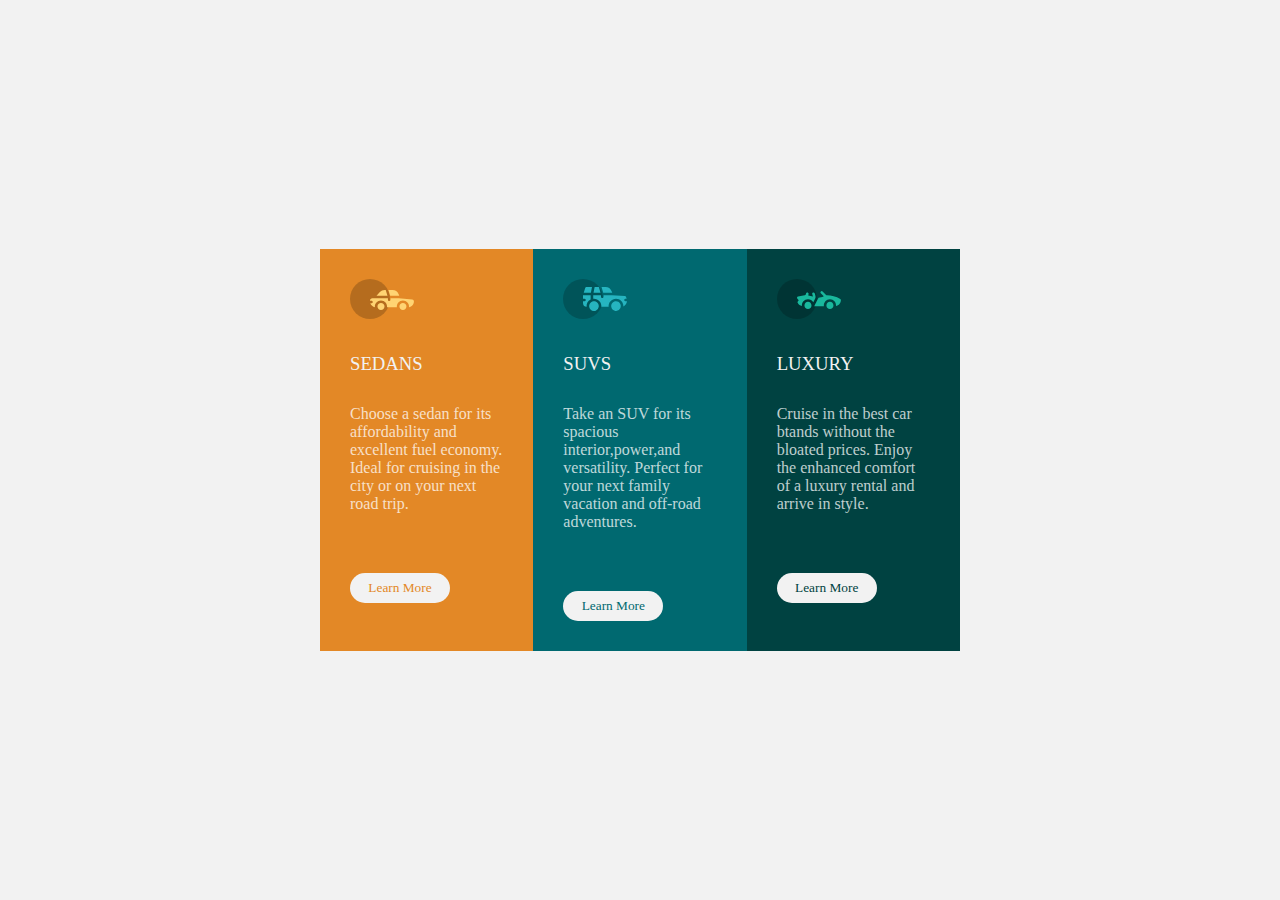
<file: index.html>
<!DOCTYPE html>
<html lang="en">
  <head>
    <meta charset="UTF-8" />
    <meta http-equiv="X-UA-Compatible" content="IE=edge" />
    <meta name="viewport" content="width=device-width, initial-scale=1.0" />
    <title>Flexbox Layout</title>
    <link href="https://fonts.google.com/specimen/Lexend+Deca" />
    <link rel="stylesheet" href="style.css" type="text/css" />
    <link rel="shortcut icon" href="./images/favicon-32x32.png" type="image/x-icon">
  </head>
  <body>
    <header></header>
    <main>
      <div class="container">
        <div class="sedans">
          <img src="./images/icon-sedans.svg" alt="sedans" />
          <h3>SEDANS</h3>
          <p>
            Choose a sedan for its affordability and excellent fuel economy.
            Ideal for cruising in the city or on your next road trip. <br />
          </p>
          <button id="btn1">Learn More</button>
        </div>
        <div class="suvs">
          <img src="./images/icon-suvs.svg" alt="suvs" />
          <h3>SUVS</h3>
          <p>
            Take an SUV for its spacious interior,power,and versatility. Perfect
            for your next family vacation and off-road adventures.
          </p>
          <button id="btn2">Learn More</button>
        </div>
        <div class="luxurys">
          <img src="./images/icon-luxury.svg" alt="luxurys" />
          <h3>LUXURY</h3>
          <p>
            Cruise in the best car btands without the bloated prices. Enjoy the
            enhanced comfort of a luxury rental and arrive in style.
          </p>
          <button id="btn3">Learn More</button>
        </div>
      </div>
    </main>
    <footer></footer>
  </body>
</html>
</file>
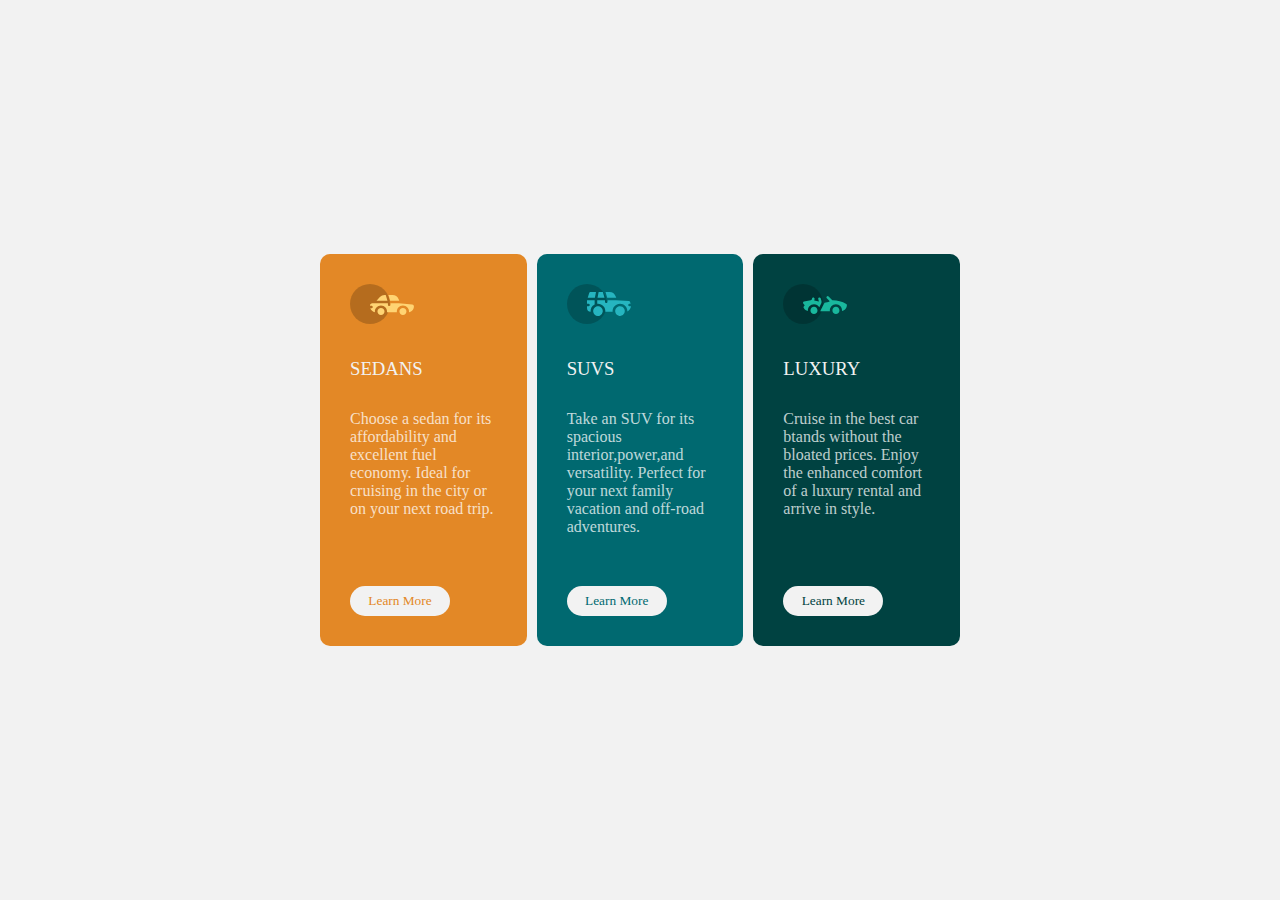
<file: grid.html>
<!DOCTYPE html>
<html lang="en">
  <head>
    <meta charset="UTF-8" />
    <meta http-equiv="X-UA-Compatible" content="IE=edge" />
    <meta name="viewport" content="width=device-width, initial-scale=1.0" />
    <title>Grid Layout</title>
    <link href="https://fonts.google.com/specimen/Lexend+Deca" />
    <link rel="stylesheet" href="grid.css" type="text/css" />
    <link rel="shortcut icon" href="./images/favicon-32x32.png" type="image/x-icon">
  </head>
  <body>
    <header></header>
    <main>
      <div class="container">
        <div class="sedans">
          <img src="./images/icon-sedans.svg" alt="sedans" />
          <h3>SEDANS</h3>
          <p>
            Choose a sedan for its affordability and excellent fuel economy.
            Ideal for cruising in the city or on your next road trip.
            <br /><br />
          </p>
          <button id="btn1">Learn More</button>
        </div>
        <div class="suvs">
          <img src="./images/icon-suvs.svg" alt="suvs" />
          <h3>SUVS</h3>
          <p>
            Take an SUV for its spacious interior,power,and versatility. Perfect
            for your next family vacation and off-road adventures.
            <br />
          </p>
          <button id="btn2">Learn More</button>
        </div>
        <div class="luxurys">
          <img src="./images/icon-luxury.svg" alt="luxurys" />
          <h3>LUXURY</h3>
          <p>
            Cruise in the best car btands without the bloated prices. Enjoy the
            enhanced comfort of a luxury rental and arrive in style.
            <br /><br />
          </p>
          <button id="btn3">Learn More</button>
        </div>
      </div>
    </main>
    <footer></footer>
  </body>
</html>
</file>
<file: style.css>
* {
  margin: 0;
  padding: 0;
  box-sizing: border-box;
}
body {
  background-color: hsl(0, 0%, 95%);
}
main {
  margin: auto;
  display: flex;
  width: 50%;
  align-items: center;
  height: 100vh;
}
.container {
  display: flex;
}
p {
  color: hsla(0, 0%, 100%, 0.75);
  margin-top: 30px;
  font-family: lexend deca;
  font-weight: 400;
}
h3 {
  color: hsl(0, 0%, 95%);
  margin-top: 30px;
  font-family: lexend deca;
  font-weight: 400;
}

.sedans {
  background-color: hsl(31, 77%, 52%);
  width: 33.3333333333%;
  padding: 30px;
}
.suvs {
  background-color: hsl(184, 100%, 22%);
  width: 33.3333333333%;
  padding: 30px;
}
.luxurys {
  background-color: hsl(179, 100%, 13%);
  width: 33.3333333333%;
  padding: 30px;
}

#btn1 {
  color: hsl(31, 77%, 52%);
}
#btn2 {
  color: hsl(184, 100%, 22%);
}
#btn3 {
  color: hsl(179, 100%, 13%);
}
button {
  margin-top: 60px;
  background-color: hsl(0, 0%, 95%);
  border: none;
  border-radius: 20px;
  text-align: center;
  width: 100px;
  height: 30px;
  font-family: lexend deca;
  font-weight: 400;
  cursor: pointer;
}
#btn1:hover {
  border: 2px solid hsl(0, 0%, 95%);
  color: hsl(0, 0%, 95%);
  background-color: hsl(31, 77%, 52%);
}
#btn2:hover {
  border: 2px solid hsl(0, 0%, 95%);
  color: hsl(0, 0%, 95%);
  background-color: hsl(184, 100%, 22%);
}
#btn3:hover {
  border: 2px solid hsl(0, 0%, 95%);
  color: hsl(0, 0%, 95%);
  background-color: hsl(179, 100%, 13%);
}
</file>
<file: grid.css>
* {
  margin: 0;
  padding: 0;
}
body {
  background-color: hsl(0, 0%, 95%);
  display: flex;
}
main {
  width: 50%;
  align-items: center;
  margin: auto;
  height: 100vh;
  display: grid;
}
.container {
  grid-template-areas: "a b c";
  gap: 10px;
  display: flex;
}
p {
  color: hsla(0, 0%, 100%, 0.75);
  margin-top: 30px;
  font-family: lexend deca;
  font-weight: 400;
}
h3 {
  color: hsl(0, 0%, 95%);
  margin-top: 30px;
  font-family: lexend deca;
  font-weight: 400;
}
.sedans {
  background-color: hsl(31, 77%, 52%);
  grid-area: a;
  width: 33.3333333333%;
  padding: 30px;
  border-radius: 10px;
}
.suvs {
  background-color: hsl(184, 100%, 22%);
  grid-area: b;
  width: 33.3333333333%;
  padding: 30px;
  border-radius: 10px;
}
.luxurys {
  background-color: hsl(179, 100%, 13%);
  grid-area: c;
  width: 33.3333333333%;
  padding: 30px;
  border-radius: 10px;
}
#btn1 {
  color: hsl(31, 77%, 52%);
}
#btn2 {
  color: hsl(184, 100%, 22%);
}
#btn3 {
  color: hsl(179, 100%, 13%);
}
button {
  margin-top: 50px;
  background-color: hsl(0, 0%, 95%);
  border: none;
  border-radius: 20px;
  text-align: center;
  width: 100px;
  height: 30px;
  font-family: lexend deca;
  font-weight: 400;
  cursor: pointer;
}
#btn1:hover {
  border: 2px solid hsl(0, 0%, 95%);
  color: hsl(0, 0%, 95%);
  background-color: hsl(31, 77%, 52%);
}
#btn2:hover {
  border: 2px solid hsl(0, 0%, 95%);
  color: hsl(0, 0%, 95%);
  background-color: hsl(184, 100%, 22%);
}
#btn3:hover {
  border: 2px solid hsl(0, 0%, 95%);
  color: hsl(0, 0%, 95%);
  background-color: hsl(179, 100%, 13%);
}
</file>
